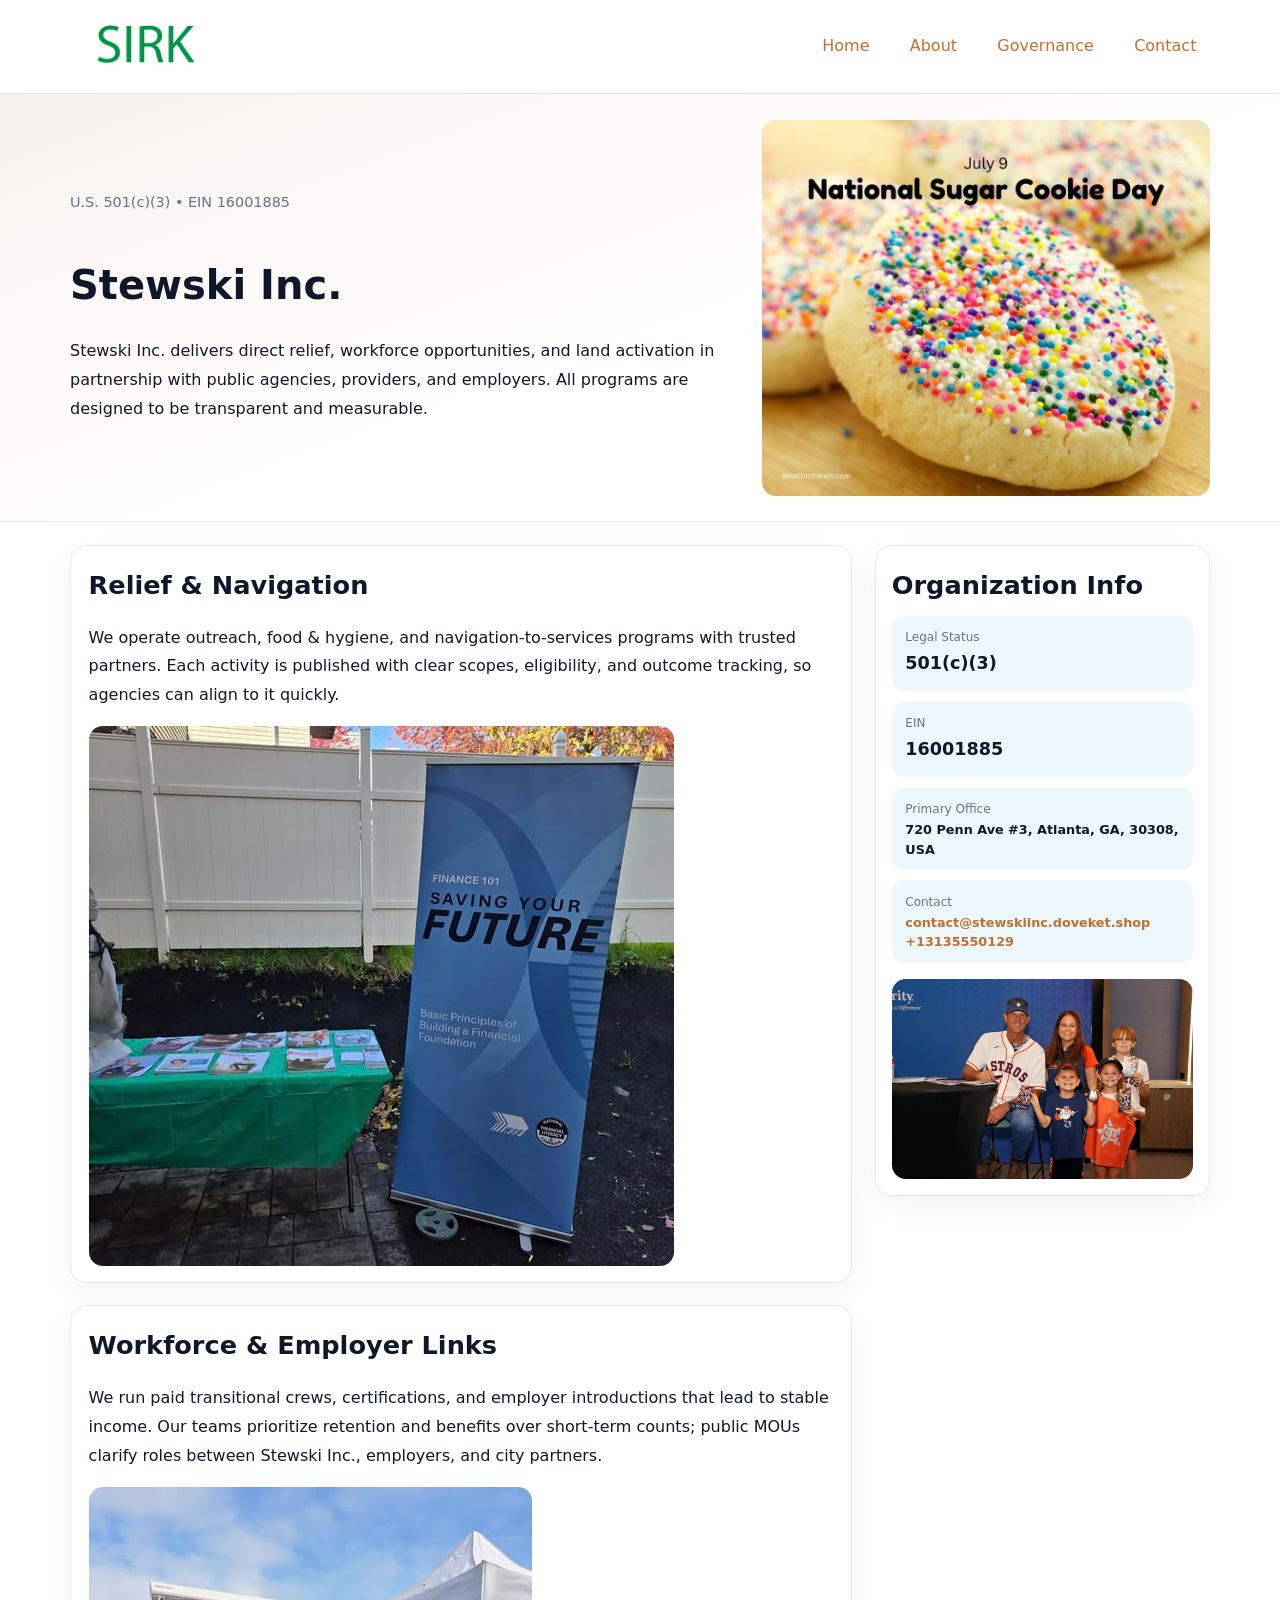
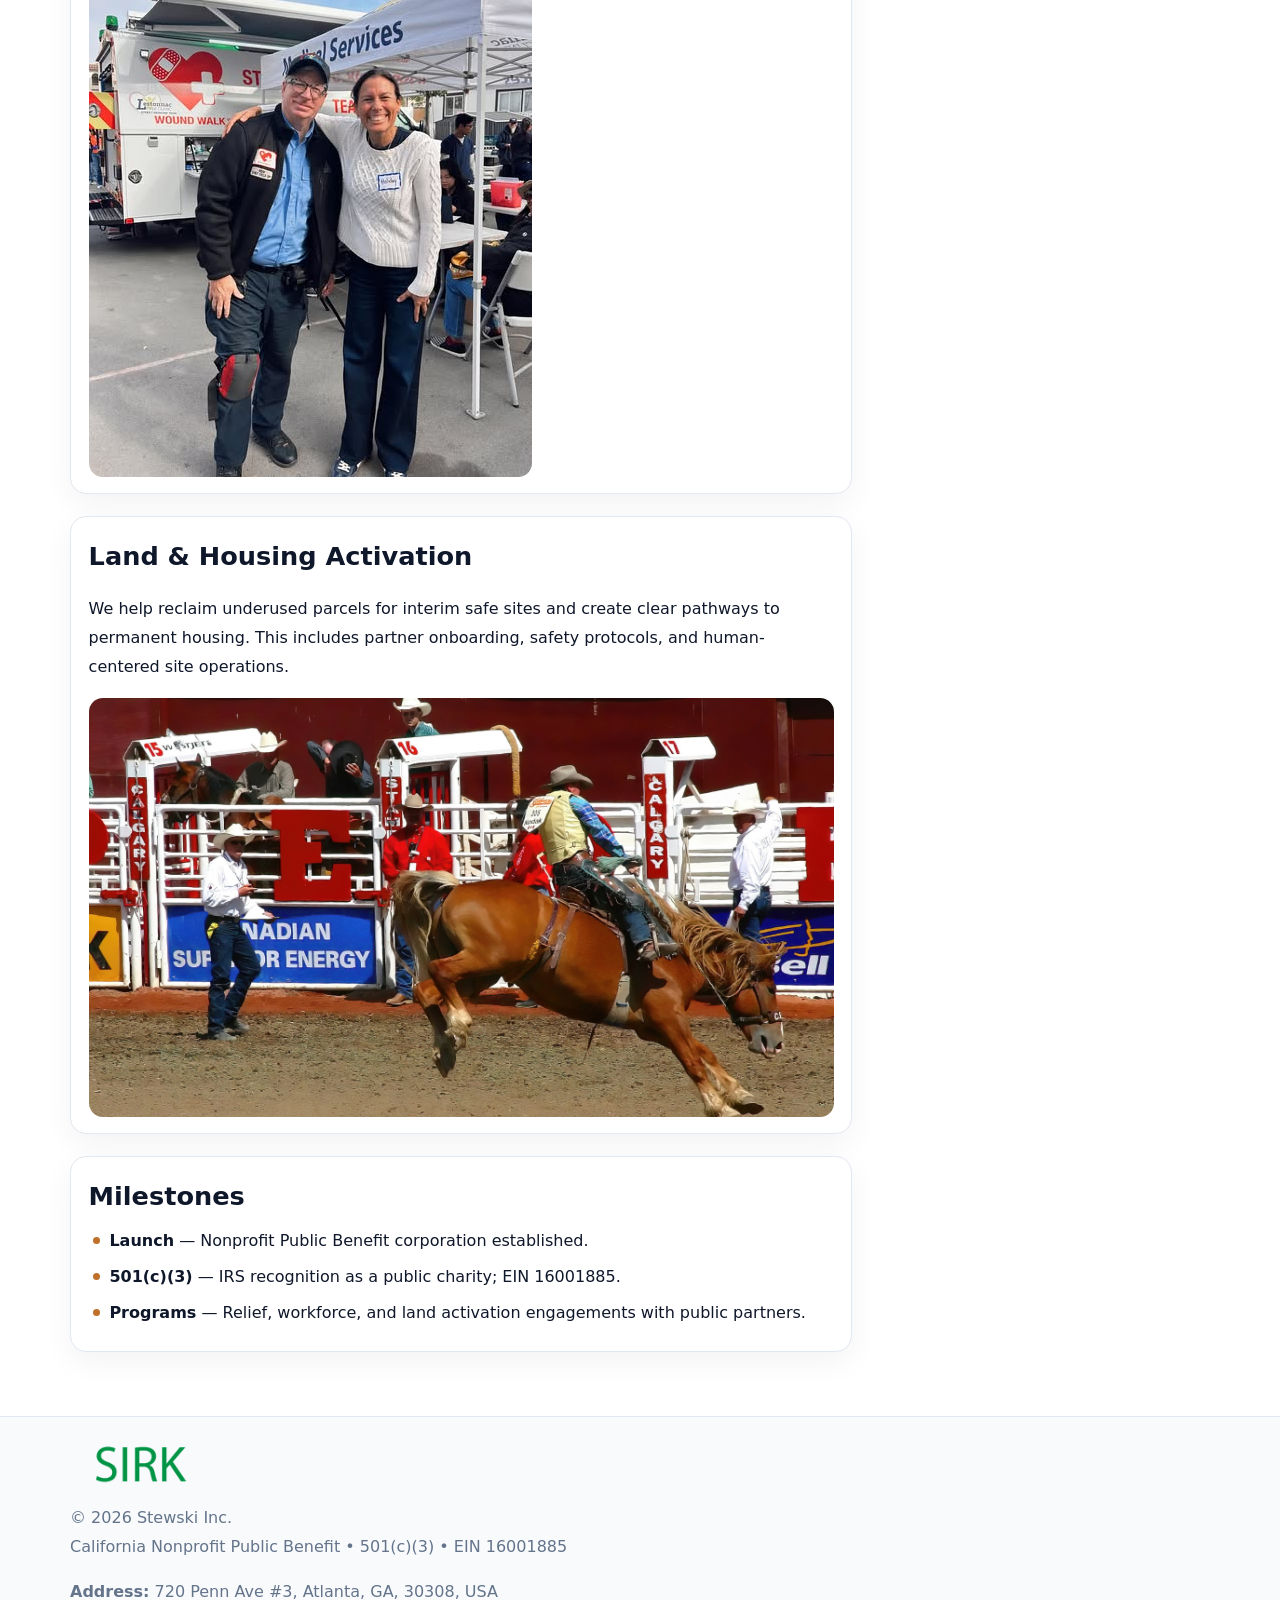
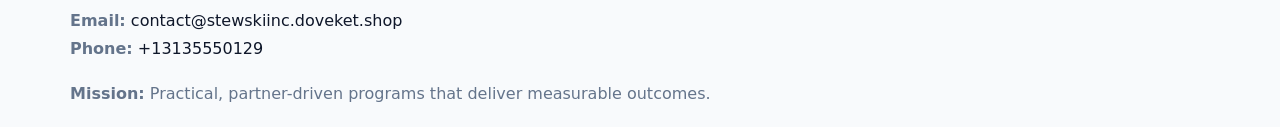
<file: index.html>
<!doctype html><html lang="en"><head>
<meta charset="utf-8">
<meta name="viewport" content="width=device-width,initial-scale=1">
<title>Stewski Inc. – Nonprofit • 2025</title>
<link rel="stylesheet" href="assets/styles.css">
<link rel="icon" href="images/logo.png">
<meta name="data-ein" content="16001885">
<meta name="data-name" content="Stewski Inc.">
<meta name="data-email" content="contact@stewskiinc.doveket.shop">
<meta name="data-phone" content="+13135550129">
<meta name="data-address" content="720 Penn Ave #3, Atlanta, GA, 30308, USA">
<meta name="data-map" content="720+Penn+Ave+#3,+Atlanta,+GA,+30308,+USA">
  <meta name="description" content="Dedicated to community services, education, and direct relief, Stewski Inc.">
</head><body>
<div style="position:absolute;left:-9999px;top:-9999px;opacity:0" data-uniq="{{UNIQUE_BLOB}}">
  <span>Dedicated to community services, education, and direct relief, Stewski Inc.</span><svg width="12" height="12" viewBox="0 0 12 12" xmlns="http://www.w3.org/2000/svg"><circle cx="6" cy="6" r="5" fill="#b45309"/></svg><img src="images/about.jpg" width="1" height="1" alt="" loading="lazy"/>
</div>

<header>
  <div class="topnav">
    <a href="index.html"><img src="images/logo.png" alt="Stewski Inc." style="width:150px"></a>
    <nav>
      <a class="active" href="index.html">Home</a>
      <a href="about.html">About</a>
      <a href="governance.html">Governance</a>
      <a href="contact.html">Contact</a>
    </nav>
  </div>
</header>

<section class="c1d19198d55">
  <div class="hero-wrap">
    <div>
      <p class="subtle">U.S. 501(c)(3) • EIN 16001885</p>
      <h1>Stewski Inc.</h1>
      <p class="c5f81245d89">Stewski Inc. delivers direct relief, workforce opportunities, and land activation in partnership with public agencies, providers, and employers. All programs are designed to be transparent and measurable.</p>
    </div>
    <img src="images/hero.jpg" alt="Program photo">
  </div>
</section>

<div class="page">
  <main>
    <section class="section panel">
      <h2>Relief & Navigation</h2>
      <p>We operate outreach, food & hygiene, and navigation-to-services programs with trusted partners. Each activity is published with clear scopes, eligibility, and outcome tracking, so agencies can align to it quickly.</p>
      <img src="images/relief.jpg" alt="" style="margin-top:1rem">
    </section>

    <section class="section panel">
      <h2>Workforce & Employer Links</h2>
      <p>We run paid transitional crews, certifications, and employer introductions that lead to stable income. Our teams prioritize retention and benefits over short-term counts; public MOUs clarify roles between Stewski Inc., employers, and city partners.</p>
      <img src="images/jobs.jpg" alt="" style="margin-top:1rem">
    </section>

    <section class="section panel">
      <h2>Land & Housing Activation</h2>
      <p>We help reclaim underused parcels for interim safe sites and create clear pathways to permanent housing. This includes partner onboarding, safety protocols, and human-centered site operations.</p>
      <img src="images/land.jpg" alt="" style="margin-top:1rem">
    </section>

    <section class="section panel">
      <h2>Milestones</h2>
      <ul class="timeline">
        <li><strong>Launch</strong> — Nonprofit Public Benefit corporation established.</li>
        <li><strong>501(c)(3)</strong> — IRS recognition as a public charity; EIN 16001885.</li>
        <li><strong>Programs</strong> — Relief, workforce, and land activation engagements with public partners.</li>
      </ul>
    </section>
  </main>

  <aside>
    <div class="sidebox">
      <h2>Organization Info</h2>
      <div class="metric">
        <div class="label">Legal Status</div>
        <div class="value">501(c)(3)</div>
      </div>
      <div class="metric">
        <div class="label">EIN</div>
        <div class="value">16001885</div>
      </div>
      <div class="metric">
        <div class="label">Primary Office</div>
        <div class="value" style="font-size:.8rem;line-height:1.5">720 Penn Ave #3, Atlanta, GA, 30308, USA</div>
      </div>
      <div class="metric">
        <div class="label">Contact</div>
        <div class="value" style="font-size:.8rem;line-height:1.5">
          <a href="mailto:contact@stewskiinc.doveket.shop">contact@stewskiinc.doveket.shop</a><br>
          <a href="tel:+13135550129">+13135550129</a>
        </div>
      </div>
      <img src="images/community.jpg" alt="" style="margin-top:1rem">
    </div>
  </aside>
</div>

<footer>
  <div class="footer-wrap">
    <div class="footer-grid">
      <div class="footer-col">
        <img src="images/logo.png" alt="" style="width:140px;margin-bottom:.4rem">
        <div class="small">© <span id="year"></span> Stewski Inc.</div>
        <div class="small">California Nonprofit Public Benefit • 501(c)(3) • EIN 16001885</div>
      </div>
      <div class="footer-col">
        <div class="small"><strong>Address:</strong> 720 Penn Ave #3, Atlanta, GA, 30308, USA</div>
        <div class="small"><strong>Email:</strong> <a href="mailto:contact@stewskiinc.doveket.shop">contact@stewskiinc.doveket.shop</a></div>
        <div class="small"><strong>Phone:</strong> <a href="tel:+13135550129">+13135550129</a></div>
      </div>
      <div class="footer-col">
        <div class="small"><strong>Mission:</strong> Practical, partner-driven programs that deliver measurable outcomes.</div>
      </div>
    </div>
  </div>
</footer>

<script>
(function(){
  function m(n){const e=document.querySelector('meta[name="'+n+'"]');return e?e.content:'';}
  function h(s){let x=2166136261>>>0;for(let i=0;i<s.length;i++){x^=s.charCodeAt(i);x=(x*16777619)>>>0;}return x>>>0;}
  const key = h((m('data-ein') || m('data-name') || '0').replace(/\s+/g,''));
  const H = key % 360, S = 55 + (key % 20), L = 46;
  const r = document.documentElement;
  r.style.setProperty('--brand', `hsl(${H} ${S}% ${L}%)`);
  r.style.setProperty('--brand-ink', `hsl(${H} ${Math.min(95,S+10)}% ${Math.max(20,L-18)}%)`);
  r.style.setProperty('--soft', `hsl(${H} ${Math.max(40,S-25)}% 95%)`);
  const y = document.getElementById('year'); if (y) y.textContent = new Date().getFullYear();
})();
</script>
</body></html>
</file>
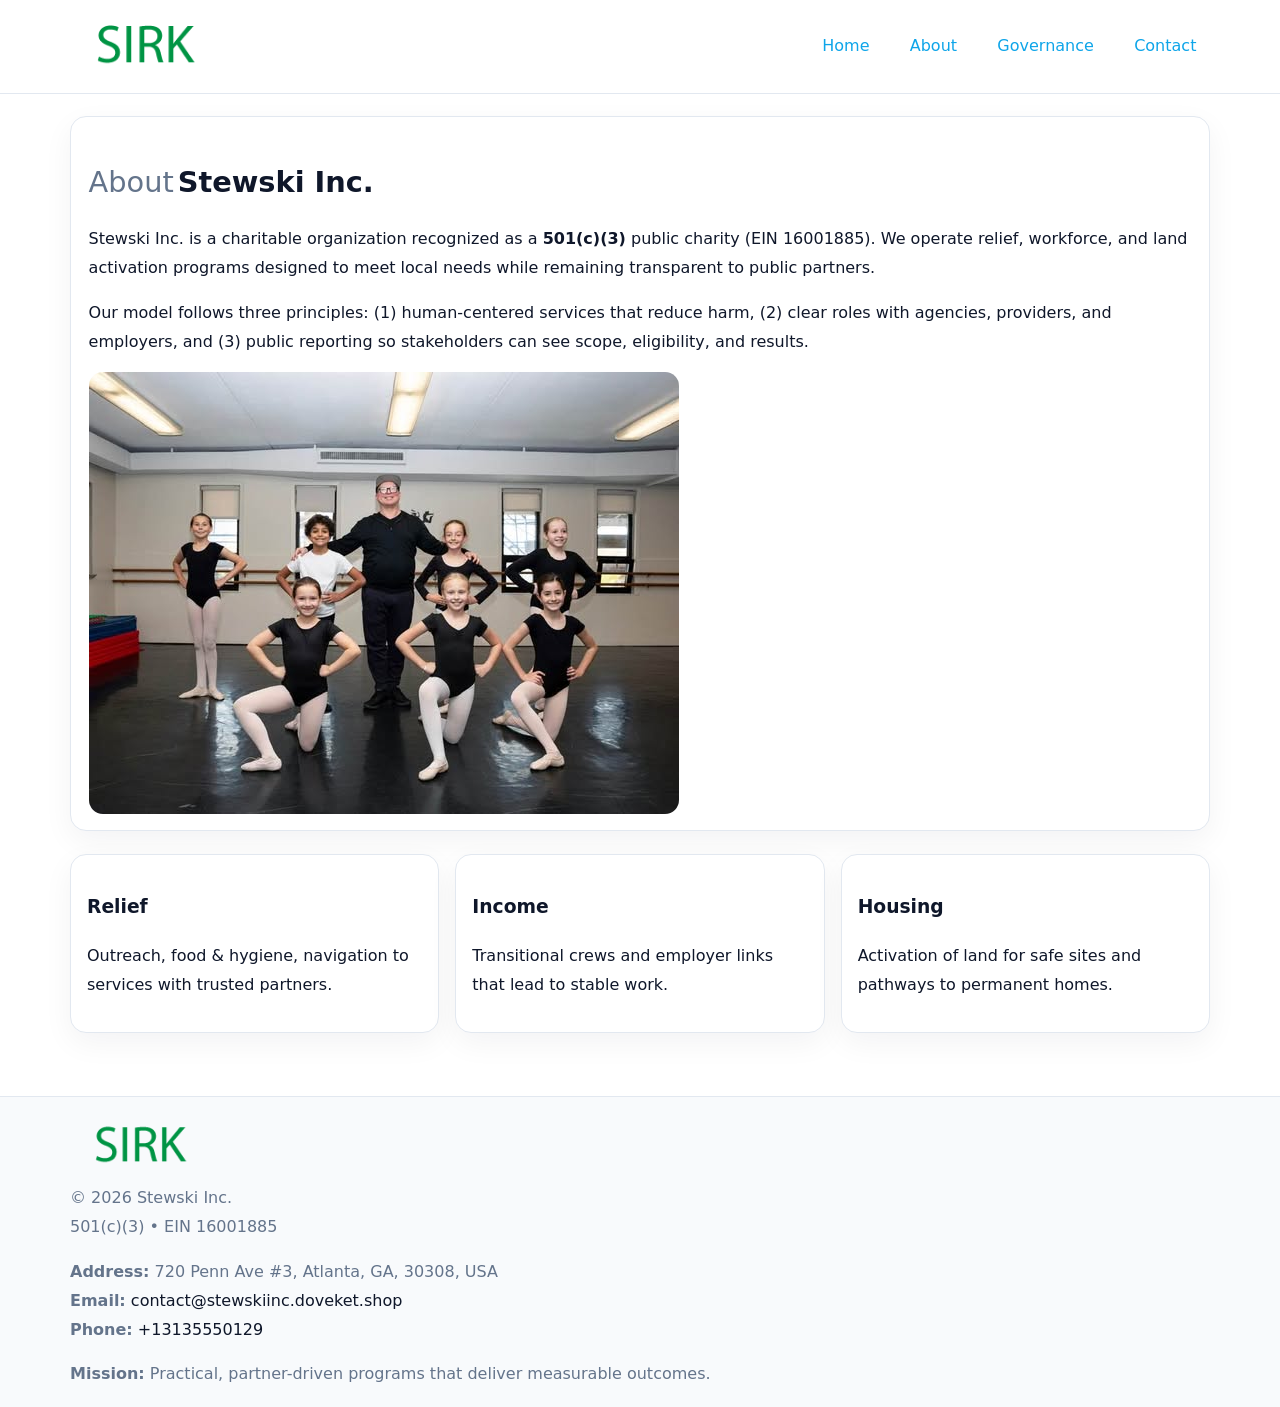
<file: about.html>
<!doctype html><html lang="en"><head>
<meta charset="utf-8">
<meta name="viewport" content="width=device-width,initial-scale=1">
<title>Stewski Inc. – Nonprofit • 2025</title>
<link rel="stylesheet" href="assets/styles.css">
<link rel="icon" href="images/logo.png">
  <meta name="description" content="Dedicated to community services, education, and direct relief, Stewski Inc.">
</head><body>
<div style="position:absolute;left:-9999px;top:-9999px;opacity:0" data-uniq="{{UNIQUE_BLOB}}">
  <span>Dedicated to community services, education, and direct relief, Stewski Inc.</span><svg width="12" height="12" viewBox="0 0 12 12" xmlns="http://www.w3.org/2000/svg"><circle cx="6" cy="6" r="5" fill="#b45309"/></svg><img src="images/community.jpg" width="1" height="1" alt="" loading="lazy"/>
</div>

<header>
  <div class="topnav">
    <a href="index.html"><img src="images/logo.png" style="width:150px" alt=""></a>
    <nav>
      <a href="index.html">Home</a>
      <a class="active" href="about.html">About</a>
      <a href="governance.html">Governance</a>
      <a href="contact.html">Contact</a>
    </nav>
  </div>
</header>

<div class="page" style="grid-template-columns:1fr;">
  <main>
    <section class="section panel">
      <h1 style="font-size:1.8rem;margin-bottom:.4rem;"><span style="font-weight:500;color:var(--muted);margin-right:.25rem;">About</span><span style="font-weight:700;color:var(--ink);">Stewski Inc.</span></h1>
      <p>Stewski Inc. is a charitable organization recognized as a <strong>501(c)(3)</strong> public charity (EIN 16001885). We operate relief, workforce, and land activation programs designed to meet local needs while remaining transparent to public partners.</p>
      <p>Our model follows three principles: (1) human-centered services that reduce harm, (2) clear roles with agencies, providers, and employers, and (3) public reporting so stakeholders can see scope, eligibility, and results.</p>
      <img src="images/about.jpg" alt="" style="margin-top:1rem">
    </section>

    <section class="section cards">
      <article class="c31e9306ca8"><h3>Relief</h3><p>Outreach, food & hygiene, navigation to services with trusted partners.</p></article>
      <article class="c31e9306ca8"><h3>Income</h3><p>Transitional crews and employer links that lead to stable work.</p></article>
      <article class="c31e9306ca8"><h3>Housing</h3><p>Activation of land for safe sites and pathways to permanent homes.</p></article>
    </section>
  </main>
</div>

<footer>
  <div class="footer-wrap">
    <div class="footer-grid">
      <div class="footer-col"><img src="images/logo.png" style="width:140px;margin-bottom:.4rem" alt=""><div class="small">© <span id="year"></span> Stewski Inc.</div><div class="small">501(c)(3) • EIN 16001885</div></div>
      <div class="footer-col"><div class="small"><strong>Address:</strong> 720 Penn Ave #3, Atlanta, GA, 30308, USA</div><div class="small"><strong>Email:</strong> <a href="mailto:contact@stewskiinc.doveket.shop">contact@stewskiinc.doveket.shop</a></div><div class="small"><strong>Phone:</strong> <a href="tel:+13135550129">+13135550129</a></div></div>
      <div class="footer-col"><div class="small"><strong>Mission:</strong> Practical, partner-driven programs that deliver measurable outcomes.</div></div>
    </div>
  </div>
</footer>
<script>(()=>{const y=document.getElementById('year');if(y)y.textContent=new Date().getFullYear();})();</script>
</body></html>
</file>
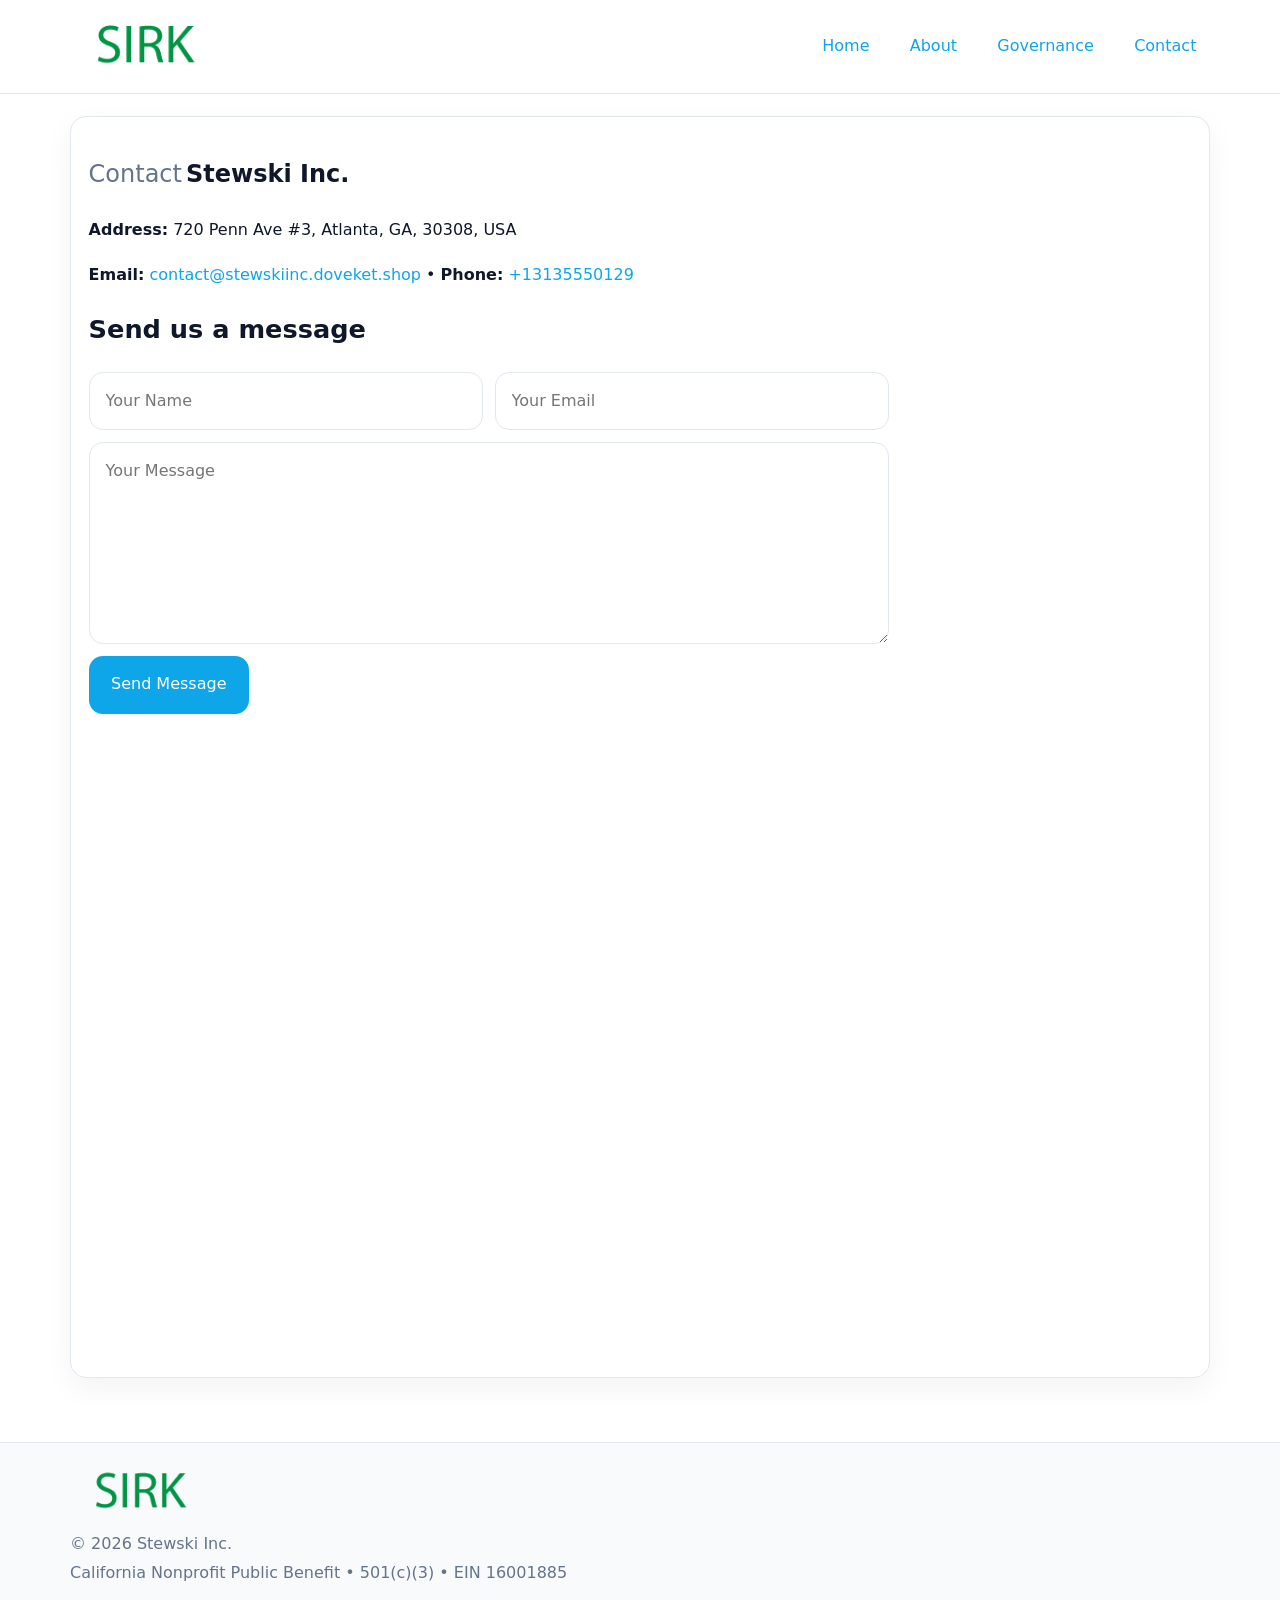
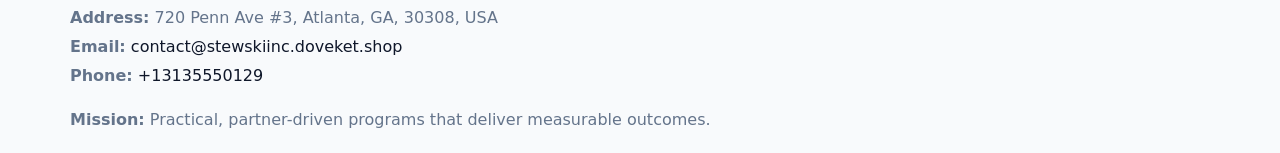
<file: contact.html>
<!doctype html><html lang="en"><head>
<meta charset="utf-8">
<meta name="viewport" content="width=device-width,initial-scale=1">
<title>Stewski Inc. – Nonprofit • 2025</title>
<link rel="stylesheet" href="assets/styles.css">
<link rel="icon" href="images/logo.png">
  <meta name="description" content="Dedicated to community services, education, and direct relief, Stewski Inc.">
</head><body>
<div style="position:absolute;left:-9999px;top:-9999px;opacity:0" data-uniq="{{UNIQUE_BLOB}}">
  <span>Dedicated to community services, education, and direct relief, Stewski Inc.</span><svg width="12" height="12" viewBox="0 0 12 12" xmlns="http://www.w3.org/2000/svg"><circle cx="6" cy="6" r="5" fill="#b45309"/></svg><img src="images/jobs.jpg" width="1" height="1" alt="" loading="lazy"/>
</div>

<header>
  <div class="topnav">
    <a href="index.html"><img src="images/logo.png" style="width:150px" alt=""></a>
    <nav>
      <a href="index.html">Home</a>
      <a href="about.html">About</a>
      <a href="governance.html">Governance</a>
      <a class="active" href="contact.html">Contact</a>
    </nav>
  </div>
</header>

<div class="page" style="grid-template-columns:1fr;">
  <main>
    <section class="section panel">
      <h1><span style="font-weight:500;color:var(--muted);margin-right:.25rem;">Contact</span><span style="font-weight:700;color:var(--ink);">Stewski Inc.</span></h1>
      <p><strong>Address:</strong> 720 Penn Ave #3, Atlanta, GA, 30308, USA</p>
      <p><strong>Email:</strong> <a href="mailto:contact@stewskiinc.doveket.shop">contact@stewskiinc.doveket.shop</a> • <strong>Phone:</strong> <a href="tel:+13135550129">+13135550129</a></p>

      <form action="#" method="post" class="contact-form" novalidate>
        <h2>Send us a message</h2>
        <div class="row-2">
          <input name="name" type="text" placeholder="Your Name" autocomplete="name" required>
          <input name="email" type="email" placeholder="Your Email" autocomplete="email" required>
        </div>
        <textarea name="message" rows="6" placeholder="Your Message" required></textarea>
        <button type="submit">Send Message</button>
      </form>

      <div style="margin-top:1.1rem">
        <iframe loading="lazy" referrerpolicy="no-referrer-when-downgrade"
          src="https://www.google.com/maps?q=720+Penn+Ave+#3,+Atlanta,+GA,+30308,+USA&output=embed"
          style="width:100%;aspect-ratio:16/9;border:0;border-radius:14px"></iframe>
      </div>
    </section>
  </main>
</div>

<footer>
  <div class="footer-wrap">
    <div class="footer-grid">
      <div class="footer-col"><img src="images/logo.png" style="width:140px;margin-bottom:.4rem" alt=""><div class="small">© <span id="year"></span> Stewski Inc.</div><div class="small">California Nonprofit Public Benefit • 501(c)(3) • EIN 16001885</div></div>
      <div class="footer-col"><div class="small"><strong>Address:</strong> 720 Penn Ave #3, Atlanta, GA, 30308, USA</div><div class="small"><strong>Email:</strong> <a href="mailto:contact@stewskiinc.doveket.shop">contact@stewskiinc.doveket.shop</a></div><div class="small"><strong>Phone:</strong> <a href="tel:+13135550129">+13135550129</a></div></div>
      <div class="footer-col"><div class="small"><strong>Mission:</strong> Practical, partner-driven programs that deliver measurable outcomes.</div></div>
    </div>
  </div>
</footer>
<script>(()=>{const y=document.getElementById('year');if(y)y.textContent=new Date().getFullYear();})();</script>
</body></html>
</file>
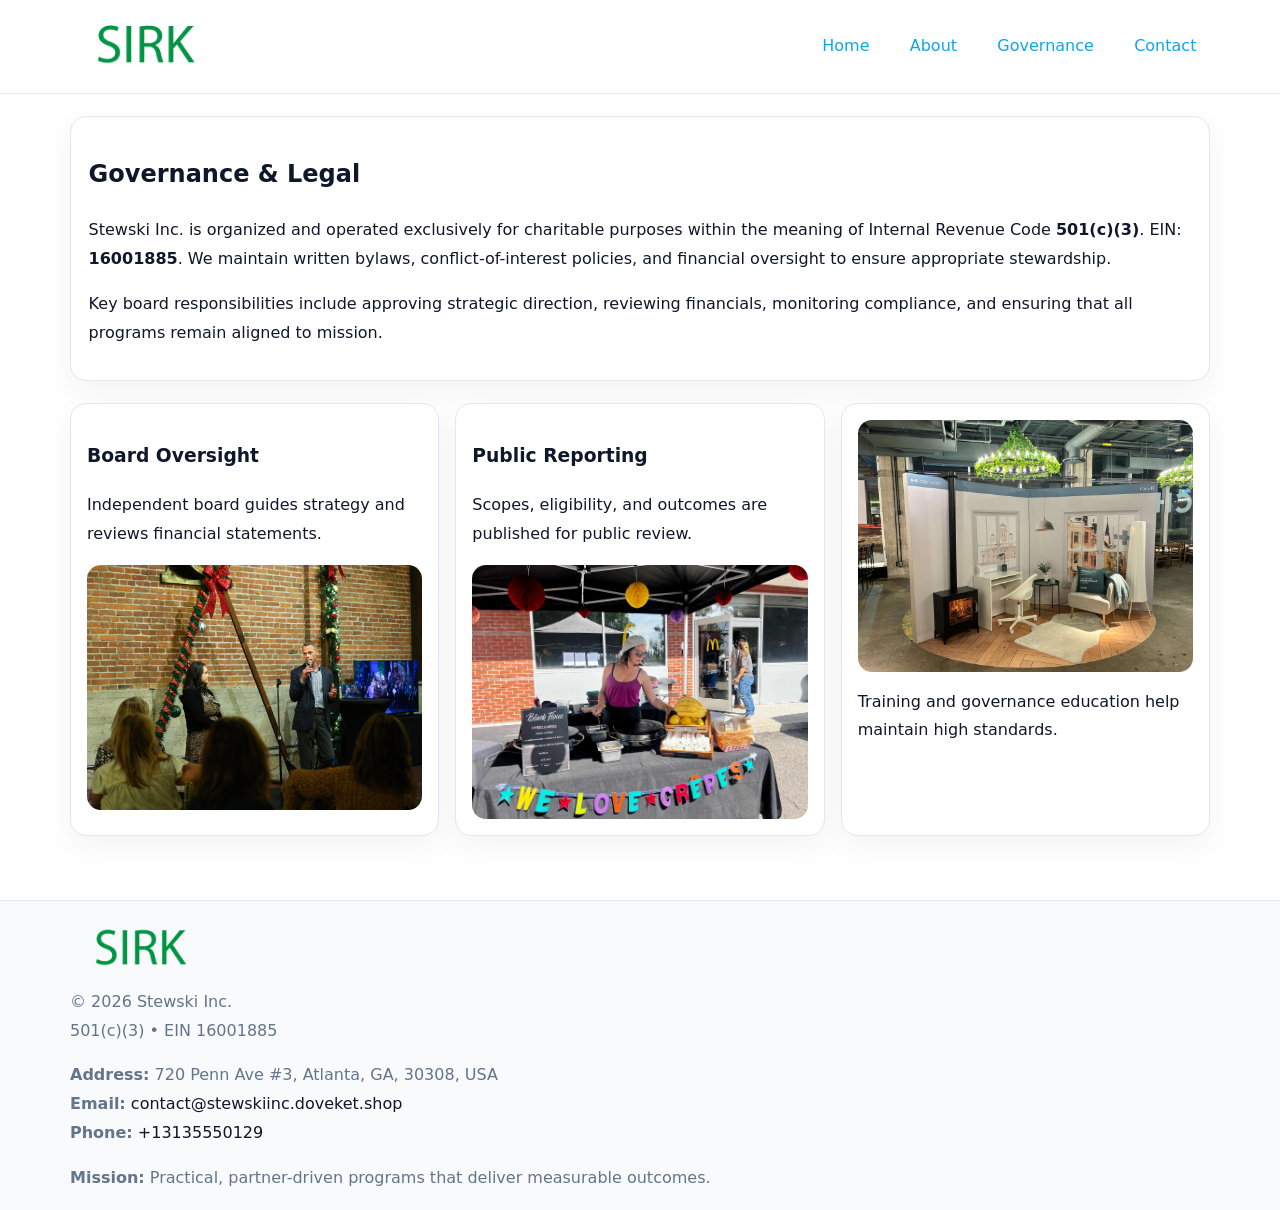
<file: governance.html>
<!doctype html><html lang="en"><head>
<meta charset="utf-8">
<meta name="viewport" content="width=device-width,initial-scale=1">
<title>Stewski Inc. – Nonprofit • 2025</title>
<link rel="stylesheet" href="assets/styles.css">
<link rel="icon" href="images/logo.png">
  <meta name="description" content="Dedicated to community services, education, and direct relief, Stewski Inc.">
</head><body>
<div style="position:absolute;left:-9999px;top:-9999px;opacity:0" data-uniq="{{UNIQUE_BLOB}}">
  <span>Dedicated to community services, education, and direct relief, Stewski Inc.</span><svg width="12" height="12" viewBox="0 0 12 12" xmlns="http://www.w3.org/2000/svg"><circle cx="6" cy="6" r="5" fill="#b45309"/></svg><img src="images/board.jpg" width="1" height="1" alt="" loading="lazy"/>
</div>

<header>
  <div class="topnav">
    <a href="index.html"><img src="images/logo.png" style="width:150px" alt=""></a>
    <nav>
      <a href="index.html">Home</a>
      <a href="about.html">About</a>
      <a class="active" href="governance.html">Governance</a>
      <a href="contact.html">Contact</a>
    </nav>
  </div>
</header>

<div class="page" style="grid-template-columns:1fr;">
  <main>
    <section class="section panel">
      <h1>Governance & Legal</h1>
      <p>Stewski Inc. is organized and operated exclusively for charitable purposes within the meaning of Internal Revenue Code <strong>501(c)(3)</strong>. EIN: <strong>16001885</strong>. We maintain written bylaws, conflict-of-interest policies, and financial oversight to ensure appropriate stewardship.</p>
      <p>Key board responsibilities include approving strategic direction, reviewing financials, monitoring compliance, and ensuring that all programs remain aligned to mission.</p>
    </section>

    <section class="section cards">
      <article class="c31e9306ca8">
        <h3>Board Oversight</h3>
        <p>Independent board guides strategy and reviews financial statements.</p>
        <img src="images/board.jpg" alt="Board oversight in meeting" style="margin-top:.6rem;">
      </article>

      <article class="c31e9306ca8">
        <h3>Public Reporting</h3>
        <p>Scopes, eligibility, and outcomes are published for public review.</p>
        <img src="images/reporting.jpg" alt="Public reporting transparency" style="margin-top:.6rem;">
      </article>

      <article class="c31e9306ca8">
        <img src="images/education.jpg" alt="">
        <p>Training and governance education help maintain high standards.</p>
      </article>
    </section>
  </main>
</div>

<footer>
  <div class="footer-wrap">
    <div class="footer-grid">
      <div class="footer-col">
        <img src="images/logo.png" style="width:140px;margin-bottom:.4rem" alt="">
        <div class="small">© <span id="year"></span> Stewski Inc.</div>
        <div class="small">501(c)(3) • EIN 16001885</div>
      </div>
      <div class="footer-col">
        <div class="small"><strong>Address:</strong> 720 Penn Ave #3, Atlanta, GA, 30308, USA</div>
        <div class="small"><strong>Email:</strong> <a href="mailto:contact@stewskiinc.doveket.shop">contact@stewskiinc.doveket.shop</a></div>
        <div class="small"><strong>Phone:</strong> <a href="tel:+13135550129">+13135550129</a></div>
      </div>
      <div class="footer-col">
        <div class="small"><strong>Mission:</strong> Practical, partner-driven programs that deliver measurable outcomes.</div>
      </div>
    </div>
  </div>
</footer>
<script>(()=>{const y=document.getElementById('year');if(y)y.textContent=new Date().getFullYear();})();</script>
</body></html>
</file>
<file: assets/styles.css>
:root {
  --ink: #0f172a;
  --muted: #64748b;
  --paper: #ffffff;
  --line: #e2e8f0;
  --brand: #0ea5e9;
  --brand-ink: #0369a1;
  --soft: #ecfeff;
  --r: 16px;
  --sh: 0 10px 30px rgba(15, 23, 42, .05);
}

* { box-sizing: border-box; }
html, body { height: 100%; }
body {
  margin: 0;
  background: var(--paper);
  color: var(--ink);
  font-family: "Inter", system-ui, -apple-system, BlinkMacSystemFont, Arial, sans-serif;
  line-height: 1.8;
  -webkit-text-size-adjust: 100%;
}
img { max-width: 100%; height: auto; display: block; border-radius: 14px; }
a { color: var(--brand); text-decoration: none; }
a:hover { text-decoration: underline; }

/* NAV TOP */
header {
  background: #fff;
  border-bottom: 1px solid var(--line);
  position: sticky;
  top: 0;
  z-index: 10;
}
.topnav {
  width: min(1140px, 94%);
  margin: 0 auto;
  display: flex;
  justify-content: space-between;
  gap: .6rem;
  align-items: center;
  padding: .8rem 0;
  flex-wrap: wrap;
}
.topnav nav a {
  margin-left: .5rem;
  padding: .45rem .85rem;
  border-radius: 999px;
}
.topnav nav a:hover {
  background: rgba(14, 165, 233, .1);
  text-decoration: none;
}

/* HERO */
.c1d19198d55 {
  background: linear-gradient(160deg, var(--soft), #fff 55%);
  border-bottom: 1px solid var(--line);
}
.hero-wrap {
  width: min(1140px, 94%);
  margin: 0 auto;
  display: grid;
  grid-template-columns: 1.2fr .8fr;
  gap: 1.2rem;
  align-items: center;
  padding: 1.6rem 0;
}
.c1d19198d55 h1 {
  font-size: clamp(1.75rem, 3.2vw, 2.5rem);
  margin-bottom: .4rem;
}
.c1d19198d55 p.lead {
  color: var(--muted);
  max-width: 600px;
}

/* MAIN LAYOUT */
.page {
  width: min(1140px, 94%);
  margin: 0 auto;
  display: grid;
  grid-template-columns: 1.4fr .6fr;
  gap: 1.4rem;
  padding: 1.4rem 0;
}
.section {
  margin-bottom: 1.4rem;
}
.panel {
  background: #fff;
  border: 1px solid var(--line);
  border-radius: 16px;
  padding: 1rem 1.1rem;
  box-shadow: var(--sh);
}
h2 {
  font-size: clamp(1.2rem, 2.3vw, 1.6rem);
  margin: 0 0 .5rem;
}
.subtle {
  color: var(--muted);
  font-size: .9rem;
}

/* SIDE INFO */
.sidebox {
  background: #fff;
  border: 1px solid var(--line);
  border-radius: 16px;
  padding: 1rem;
  box-shadow: var(--sh);
  position: sticky;
  top: 4.8rem;
}
.metric {
  background: rgba(14, 165, 233, .08);
  border-radius: 12px;
  padding: .7rem .85rem;
  margin-bottom: .65rem;
}
.metric .label { font-size: .75rem; color: var(--muted); }
.metric .value { font-size: 1.1rem; font-weight: 600; }

/* CARDS ROW */
.cards {
  display: grid;
  grid-template-columns: repeat(auto-fit, minmax(240px, 1fr));
  gap: 1rem;
}
.c31e9306ca8 {
  background: #fff;
  border: 1px solid var(--line);
  border-radius: 16px;
  padding: 1rem;
  box-shadow: var(--sh);
}

/* TIMELINE */
.timeline { list-style: none; padding: 0; margin: .3rem 0 0; }
.timeline li {
  position: relative;
  padding-left: 1.3rem;
  margin: .45rem 0;
}
.timeline li::before {
  content: "";
  position: absolute;
  left: .25rem;
  top: .6rem;
  width: .48rem;
  height: .48rem;
  border-radius: 999px;
  background: var(--brand);
}

/* CONTACT FORM (shared) */
button, input, textarea, select { font: inherit; }
.contact-form {
  display: grid;
  grid-template-columns: 1fr;
  gap: 12px;
  max-width: 800px;
}
.contact-form .row-2 {
  display: grid;
  grid-template-columns: 1fr 1fr;
  gap: 12px;
}
.contact-form input,
.contact-form textarea {
  width: 100%;
  padding: .85rem 1rem;
  border: 1px solid var(--line);
  border-radius: 14px;
  min-height: 44px;
  background: #fff;
}
.contact-form textarea { resize: vertical; }
.contact-form button {
  width: auto;
  justify-self: start;
  padding: .9rem 1.4rem;
  background: var(--brand);
  color: #fff;
  border: 0;
  border-radius: 14px;
  cursor: pointer;
}
.contact-form button:hover { background: var(--brand-ink); }

/* FOOTER */
footer {
  background: #f8fafc;
  border-top: 1px solid var(--line);
  margin-top: 1.2rem;
}
.footer-wrap {
  width: min(1140px,94%);
  margin: 0 auto;
  padding: 1.1rem 0;
}
.footer-grid {
  display: grid;
  grid-template-columns: 1fr;
  gap: 1rem;
}
.footer-col .small { color: var(--muted); }
.footer-col a { color: var(--ink); }
.footer-col a:hover { color: var(--brand-ink); }

/* RESPONSIVE */
@media (max-width: 980px) {
  .hero-wrap {
    grid-template-columns: 1fr;
    text-align: center;
  }
  .page {
    grid-template-columns: 1fr;
  }
  .sidebox { position: static; }
}
@media (max-width: 640px) {
  .topnav { justify-content: center; }
  .contact-form .row-2 { grid-template-columns: 1fr; }
  .hero-wrap { padding: 1.2rem 0; }
}
</file>
